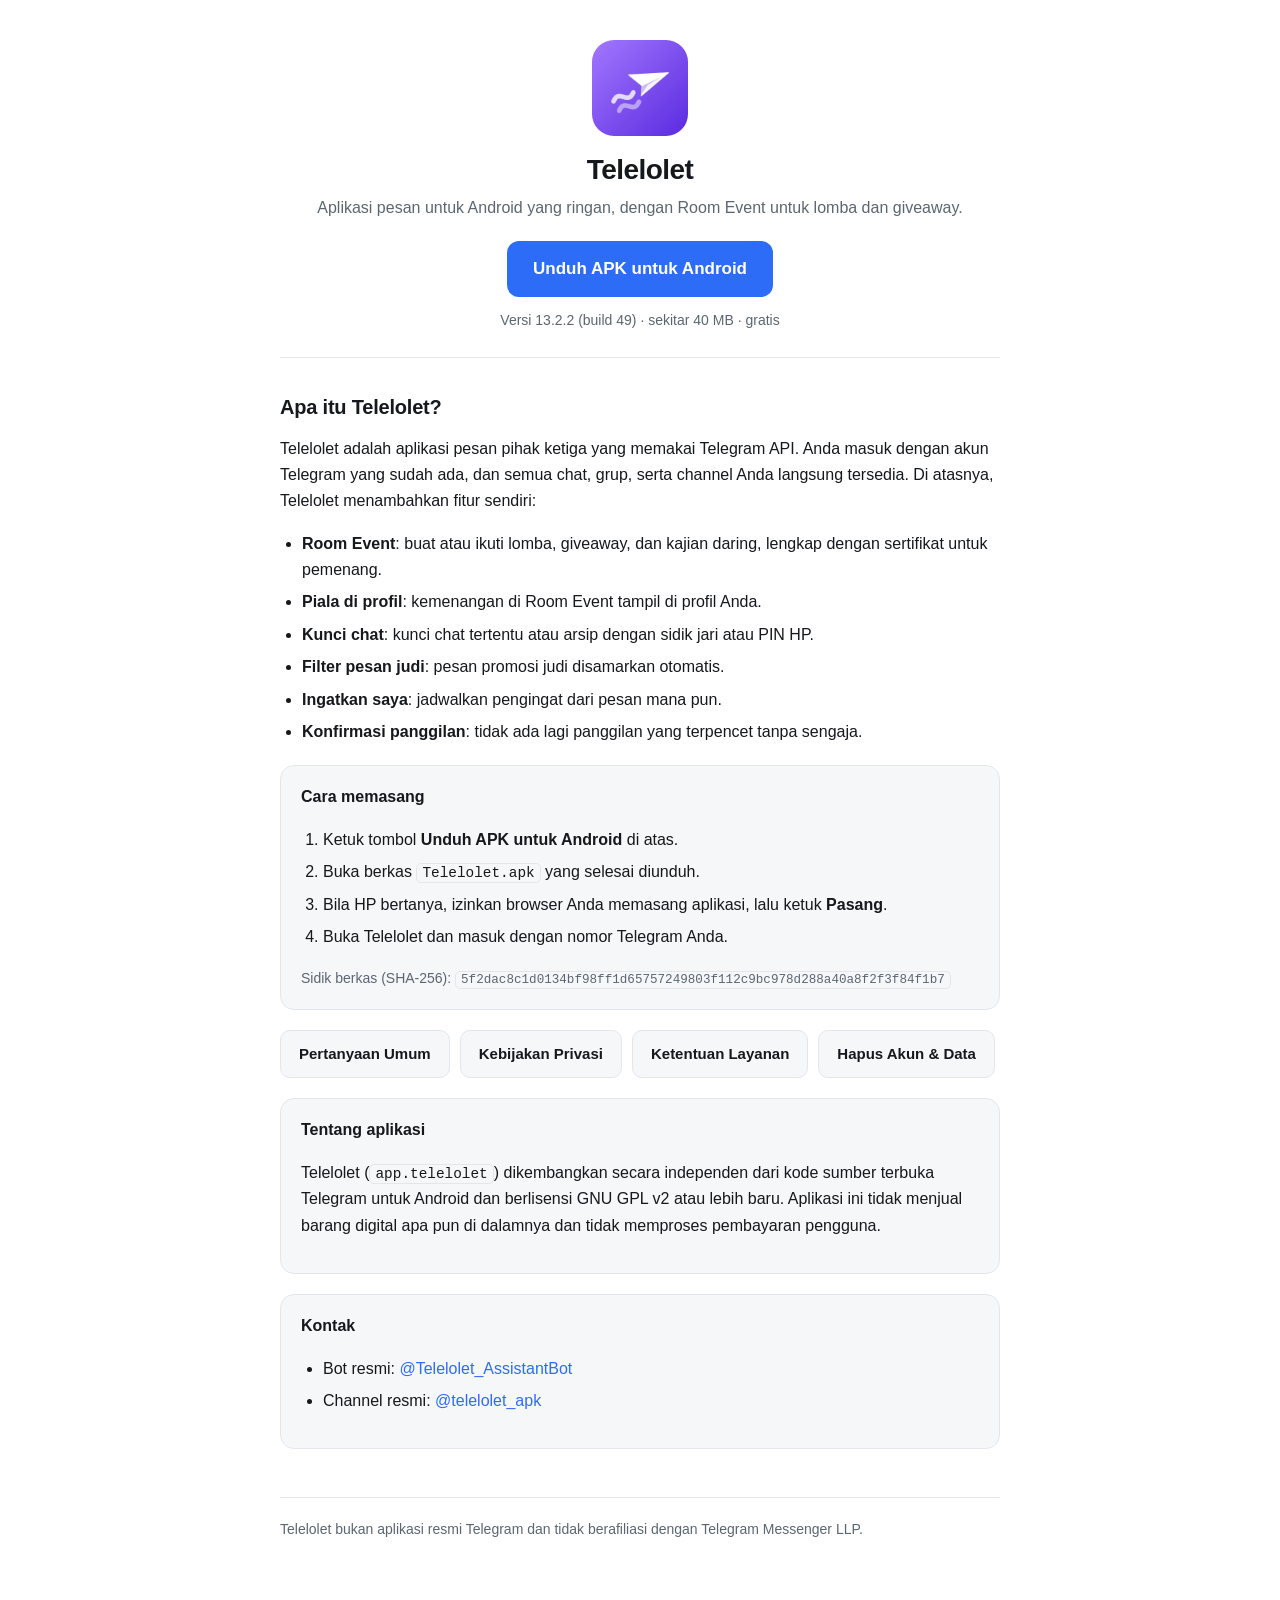
<file: index.html>
<!doctype html>
<html lang="id">
<head>
<meta charset="utf-8">
<meta name="viewport" content="width=device-width, initial-scale=1">
<title>Telelolet – Aplikasi Pesan Android | Unduh APK</title>
<meta name="description" content="Unduh Telelolet, aplikasi pesan Android pihak ketiga berbasis Telegram API dengan Room Event untuk lomba dan giveaway, piala di profil, kunci chat, dan filter pesan judi. Gratis, APK resmi.">
<link rel="canonical" href="https://ex-loii.github.io/telelolet-legal/">
<link rel="icon" href="ikon.png">
<meta property="og:type" content="website">
<meta property="og:title" content="Telelolet – Aplikasi Pesan Android">
<meta property="og:description" content="Aplikasi pesan berbasis Telegram API dengan Room Event, piala di profil, kunci chat, dan filter pesan judi. Unduh APK resmi.">
<meta property="og:url" content="https://ex-loii.github.io/telelolet-legal/">
<meta property="og:image" content="https://ex-loii.github.io/telelolet-legal/ikon.png">
<meta name="twitter:card" content="summary">
<link rel="stylesheet" href="style.css">
<script type="application/ld+json">
{
  "@context": "https://schema.org",
  "@type": "SoftwareApplication",
  "name": "Telelolet",
  "operatingSystem": "Android",
  "applicationCategory": "CommunicationApplication",
  "softwareVersion": "13.2.2 (build 49)",
  "fileSize": "40 MB",
  "inLanguage": "id",
  "description": "Aplikasi pesan Android pihak ketiga berbasis Telegram API, dengan Room Event, piala di profil, kunci chat, dan filter pesan judi.",
  "downloadUrl": "https://github.com/ex-Loii/telelolet-legal/releases/latest/download/Telelolet.apk",
  "image": "https://ex-loii.github.io/telelolet-legal/ikon.png",
  "offers": { "@type": "Offer", "price": "0", "priceCurrency": "IDR" }
}
</script>
</head>
<body>
<div class="wrap">

<header class="hero">
  <img class="ikon" src="ikon.png" width="96" height="96" alt="Ikon aplikasi Telelolet">
  <h1>Telelolet</h1>
  <p class="lede">Aplikasi pesan untuk Android yang ringan, dengan Room Event untuk lomba dan giveaway.</p>
  <a class="unduh" href="https://github.com/ex-Loii/telelolet-legal/releases/latest/download/Telelolet.apk">Unduh APK untuk Android</a>
  <p class="updated">Versi 13.2.2 (build 49) · sekitar 40 MB · gratis</p>
</header>

<h2>Apa itu Telelolet?</h2>
<p>Telelolet adalah aplikasi pesan pihak ketiga yang memakai Telegram API. Anda masuk
dengan akun Telegram yang sudah ada, dan semua chat, grup, serta channel Anda langsung
tersedia. Di atasnya, Telelolet menambahkan fitur sendiri:</p>
<ul>
  <li><strong>Room Event</strong>: buat atau ikuti lomba, giveaway, dan kajian daring, lengkap dengan sertifikat untuk pemenang.</li>
  <li><strong>Piala di profil</strong>: kemenangan di Room Event tampil di profil Anda.</li>
  <li><strong>Kunci chat</strong>: kunci chat tertentu atau arsip dengan sidik jari atau PIN HP.</li>
  <li><strong>Filter pesan judi</strong>: pesan promosi judi disamarkan otomatis.</li>
  <li><strong>Ingatkan saya</strong>: jadwalkan pengingat dari pesan mana pun.</li>
  <li><strong>Konfirmasi panggilan</strong>: tidak ada lagi panggilan yang terpencet tanpa sengaja.</li>
</ul>

<div class="card">
  <h3>Cara memasang</h3>
  <ol>
    <li>Ketuk tombol <strong>Unduh APK untuk Android</strong> di atas.</li>
    <li>Buka berkas <code>Telelolet.apk</code> yang selesai diunduh.</li>
    <li>Bila HP bertanya, izinkan browser Anda memasang aplikasi, lalu ketuk <strong>Pasang</strong>.</li>
    <li>Buka Telelolet dan masuk dengan nomor Telegram Anda.</li>
  </ol>
  <p class="updated">Sidik berkas (SHA-256): <code class="pecah">5f2dac8c1d0134bf98ff1d65757249803f112c9bc978d288a40a8f2f3f84f1b7</code></p>
</div>

<div class="nav">
  <a href="faq.html">Pertanyaan Umum</a>
  <a href="privacy.html">Kebijakan Privasi</a>
  <a href="terms.html">Ketentuan Layanan</a>
  <a href="hapus-akun.html">Hapus Akun &amp; Data</a>
</div>

<div class="card">
  <h3>Tentang aplikasi</h3>
  <p>Telelolet (<code>app.telelolet</code>) dikembangkan secara independen dari kode sumber
  terbuka Telegram untuk Android dan berlisensi GNU GPL v2 atau lebih baru. Aplikasi ini
  tidak menjual barang digital apa pun di dalamnya dan tidak memproses pembayaran pengguna.</p>
</div>

<div class="card">
  <h3>Kontak</h3>
  <ul>
    <li>Bot resmi: <a href="https://t.me/Telelolet_AssistantBot" rel="noopener">@Telelolet_AssistantBot</a></li>
    <li>Channel resmi: <a href="https://t.me/telelolet_apk" rel="noopener">@telelolet_apk</a></li>
  </ul>
</div>

<footer>
  Telelolet bukan aplikasi resmi Telegram dan tidak berafiliasi dengan
  Telegram Messenger LLP.
</footer>

</div>
</body>
</html>
</file>
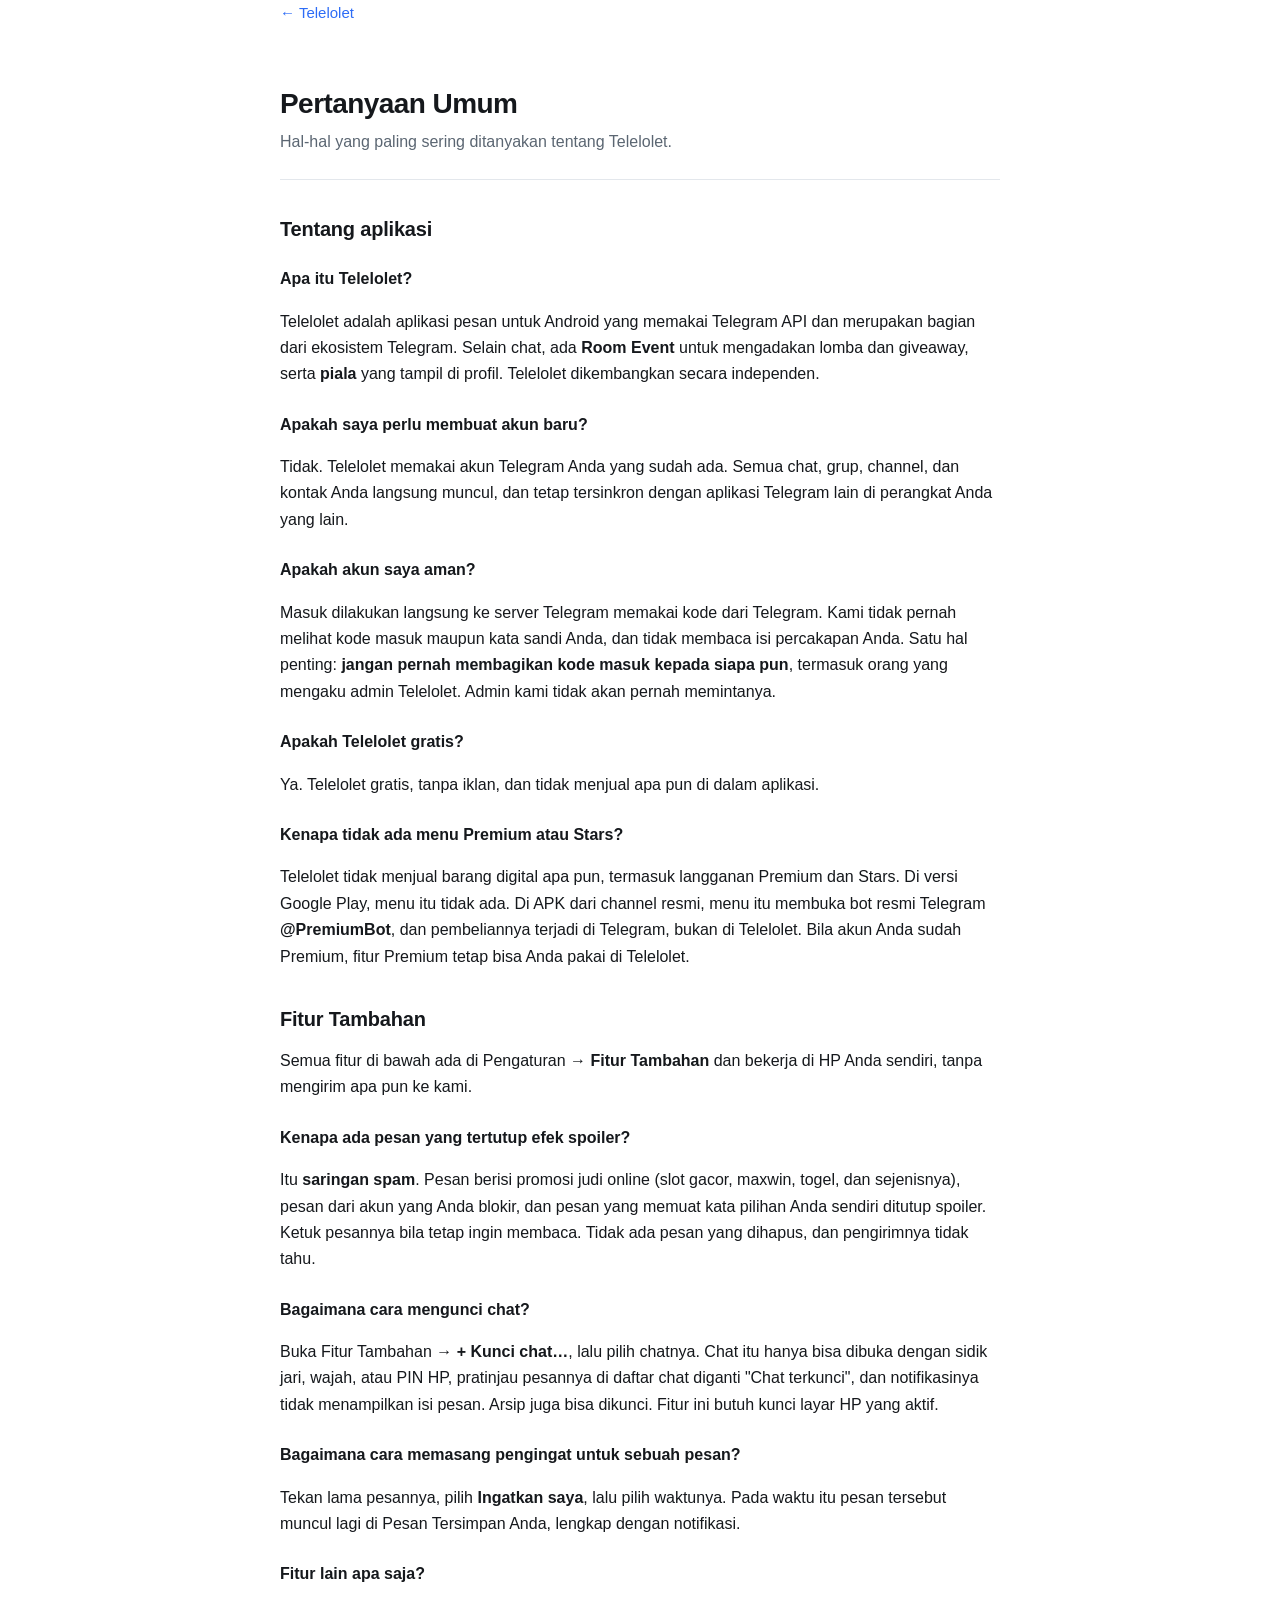
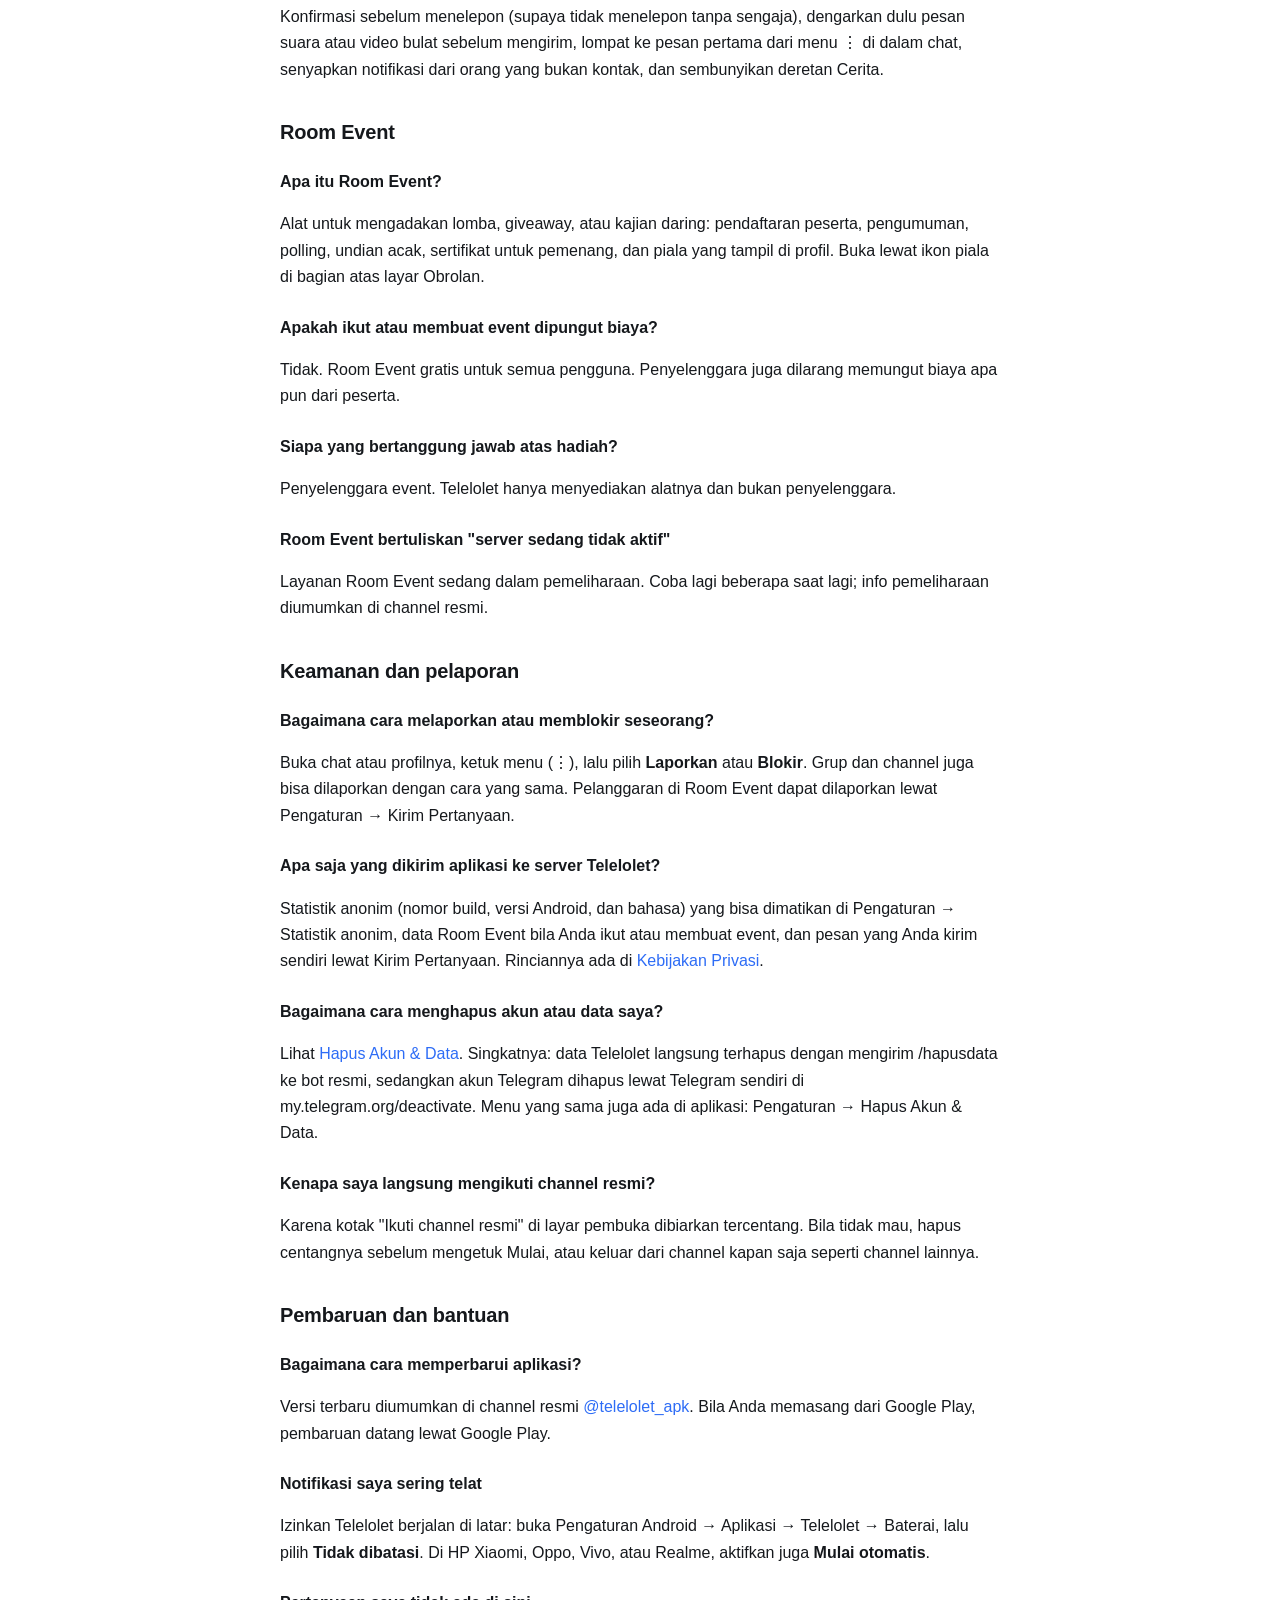
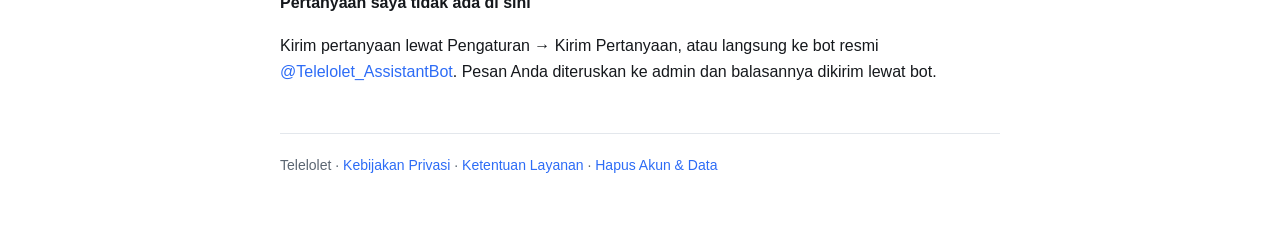
<file: faq.html>
<!doctype html>
<html lang="id">
<head>
<meta charset="utf-8">
<meta name="viewport" content="width=device-width, initial-scale=1">
<title>Pertanyaan Umum — Telelolet</title>
<meta name="description" content="Pertanyaan yang sering diajukan tentang aplikasi Telelolet untuk Android.">
<link rel="stylesheet" href="style.css">
</head>
<body>
<div class="wrap">

<a class="back" href="./">← Telelolet</a>

<header>
  <h1>Pertanyaan Umum</h1>
  <p class="lede">Hal-hal yang paling sering ditanyakan tentang Telelolet.</p>
</header>

<h2>Tentang aplikasi</h2>

<h3>Apa itu Telelolet?</h3>
<p>Telelolet adalah aplikasi pesan untuk Android yang memakai Telegram API dan merupakan
bagian dari ekosistem Telegram. Selain chat, ada <strong>Room Event</strong> untuk
mengadakan lomba dan giveaway, serta <strong>piala</strong> yang tampil di profil.
Telelolet dikembangkan secara independen.</p>

<h3>Apakah saya perlu membuat akun baru?</h3>
<p>Tidak. Telelolet memakai akun Telegram Anda yang sudah ada. Semua chat, grup,
channel, dan kontak Anda langsung muncul, dan tetap tersinkron dengan aplikasi Telegram
lain di perangkat Anda yang lain.</p>

<h3>Apakah akun saya aman?</h3>
<p>Masuk dilakukan langsung ke server Telegram memakai kode dari Telegram. Kami tidak
pernah melihat kode masuk maupun kata sandi Anda, dan tidak membaca isi percakapan Anda.
Satu hal penting: <strong>jangan pernah membagikan kode masuk kepada siapa pun</strong>,
termasuk orang yang mengaku admin Telelolet. Admin kami tidak akan pernah memintanya.</p>

<h3>Apakah Telelolet gratis?</h3>
<p>Ya. Telelolet gratis, tanpa iklan, dan tidak menjual apa pun di dalam aplikasi.</p>

<h3>Kenapa tidak ada menu Premium atau Stars?</h3>
<p>Telelolet tidak menjual barang digital apa pun, termasuk langganan Premium dan
Stars. Di versi Google Play, menu itu tidak ada. Di APK dari channel resmi, menu itu
membuka bot resmi Telegram <strong>@PremiumBot</strong>, dan pembeliannya terjadi di
Telegram, bukan di Telelolet. Bila akun Anda sudah Premium, fitur Premium tetap bisa
Anda pakai di Telelolet.</p>

<h2>Fitur Tambahan</h2>

<p>Semua fitur di bawah ada di Pengaturan → <strong>Fitur Tambahan</strong> dan
bekerja di HP Anda sendiri, tanpa mengirim apa pun ke kami.</p>

<h3>Kenapa ada pesan yang tertutup efek spoiler?</h3>
<p>Itu <strong>saringan spam</strong>. Pesan berisi promosi judi online (slot gacor,
maxwin, togel, dan sejenisnya), pesan dari akun yang Anda blokir, dan pesan yang memuat
kata pilihan Anda sendiri ditutup spoiler. Ketuk pesannya bila tetap ingin membaca.
Tidak ada pesan yang dihapus, dan pengirimnya tidak tahu.</p>

<h3>Bagaimana cara mengunci chat?</h3>
<p>Buka Fitur Tambahan → <strong>+ Kunci chat…</strong>, lalu pilih chatnya. Chat itu
hanya bisa dibuka dengan sidik jari, wajah, atau PIN HP, pratinjau pesannya di daftar
chat diganti "Chat terkunci", dan notifikasinya tidak menampilkan isi pesan. Arsip juga
bisa dikunci. Fitur ini butuh kunci layar HP yang aktif.</p>

<h3>Bagaimana cara memasang pengingat untuk sebuah pesan?</h3>
<p>Tekan lama pesannya, pilih <strong>Ingatkan saya</strong>, lalu pilih waktunya.
Pada waktu itu pesan tersebut muncul lagi di Pesan Tersimpan Anda, lengkap dengan
notifikasi.</p>

<h3>Fitur lain apa saja?</h3>
<p>Konfirmasi sebelum menelepon (supaya tidak menelepon tanpa sengaja), dengarkan dulu
pesan suara atau video bulat sebelum mengirim, lompat ke pesan pertama dari menu ⋮
di dalam chat, senyapkan notifikasi dari orang yang bukan kontak, dan sembunyikan
deretan Cerita.</p>

<h2>Room Event</h2>

<h3>Apa itu Room Event?</h3>
<p>Alat untuk mengadakan lomba, giveaway, atau kajian daring: pendaftaran peserta,
pengumuman, polling, undian acak, sertifikat untuk pemenang, dan piala yang tampil di
profil. Buka lewat ikon piala di bagian atas layar Obrolan.</p>

<h3>Apakah ikut atau membuat event dipungut biaya?</h3>
<p>Tidak. Room Event gratis untuk semua pengguna. Penyelenggara juga dilarang memungut
biaya apa pun dari peserta.</p>

<h3>Siapa yang bertanggung jawab atas hadiah?</h3>
<p>Penyelenggara event. Telelolet hanya menyediakan alatnya dan bukan penyelenggara.</p>

<h3>Room Event bertuliskan "server sedang tidak aktif"</h3>
<p>Layanan Room Event sedang dalam pemeliharaan. Coba lagi beberapa saat lagi; info
pemeliharaan diumumkan di channel resmi.</p>

<h2>Keamanan dan pelaporan</h2>

<h3>Bagaimana cara melaporkan atau memblokir seseorang?</h3>
<p>Buka chat atau profilnya, ketuk menu (⋮), lalu pilih <strong>Laporkan</strong> atau
<strong>Blokir</strong>. Grup dan channel juga bisa dilaporkan dengan cara yang sama.
Pelanggaran di Room Event dapat dilaporkan lewat Pengaturan → Kirim Pertanyaan.</p>

<h3>Apa saja yang dikirim aplikasi ke server Telelolet?</h3>
<p>Statistik anonim (nomor build, versi Android, dan bahasa) yang bisa dimatikan di
Pengaturan → Statistik anonim, data Room Event bila Anda ikut atau membuat event, dan
pesan yang Anda kirim sendiri lewat Kirim Pertanyaan. Rinciannya ada di
<a href="privacy.html">Kebijakan Privasi</a>.</p>

<h3>Bagaimana cara menghapus akun atau data saya?</h3>
<p>Lihat <a href="hapus-akun.html">Hapus Akun &amp; Data</a>. Singkatnya: data Telelolet
langsung terhapus dengan mengirim /hapusdata ke bot resmi, sedangkan akun Telegram dihapus lewat
Telegram sendiri di my.telegram.org/deactivate. Menu yang sama juga ada di aplikasi:
Pengaturan → Hapus Akun &amp; Data.</p>

<h3>Kenapa saya langsung mengikuti channel resmi?</h3>
<p>Karena kotak "Ikuti channel resmi" di layar pembuka dibiarkan tercentang. Bila
tidak mau, hapus centangnya sebelum mengetuk Mulai, atau keluar dari channel kapan
saja seperti channel lainnya.</p>

<h2>Pembaruan dan bantuan</h2>

<h3>Bagaimana cara memperbarui aplikasi?</h3>
<p>Versi terbaru diumumkan di channel resmi
<a href="https://t.me/telelolet_apk" rel="noopener">@telelolet_apk</a>. Bila Anda
memasang dari Google Play, pembaruan datang lewat Google Play.</p>

<h3>Notifikasi saya sering telat</h3>
<p>Izinkan Telelolet berjalan di latar: buka Pengaturan Android → Aplikasi → Telelolet →
Baterai, lalu pilih <strong>Tidak dibatasi</strong>. Di HP Xiaomi, Oppo, Vivo, atau
Realme, aktifkan juga <strong>Mulai otomatis</strong>.</p>

<h3>Pertanyaan saya tidak ada di sini</h3>
<p>Kirim pertanyaan lewat Pengaturan → Kirim Pertanyaan, atau langsung ke bot resmi
<a href="https://t.me/Telelolet_AssistantBot" rel="noopener">@Telelolet_AssistantBot</a>.
Pesan Anda diteruskan ke admin dan balasannya dikirim lewat bot.</p>

<footer>
  Telelolet · <a href="privacy.html">Kebijakan Privasi</a> ·
  <a href="terms.html">Ketentuan Layanan</a> · <a href="hapus-akun.html">Hapus Akun &amp; Data</a>
</footer>

</div>
</body>
</html>
</file>
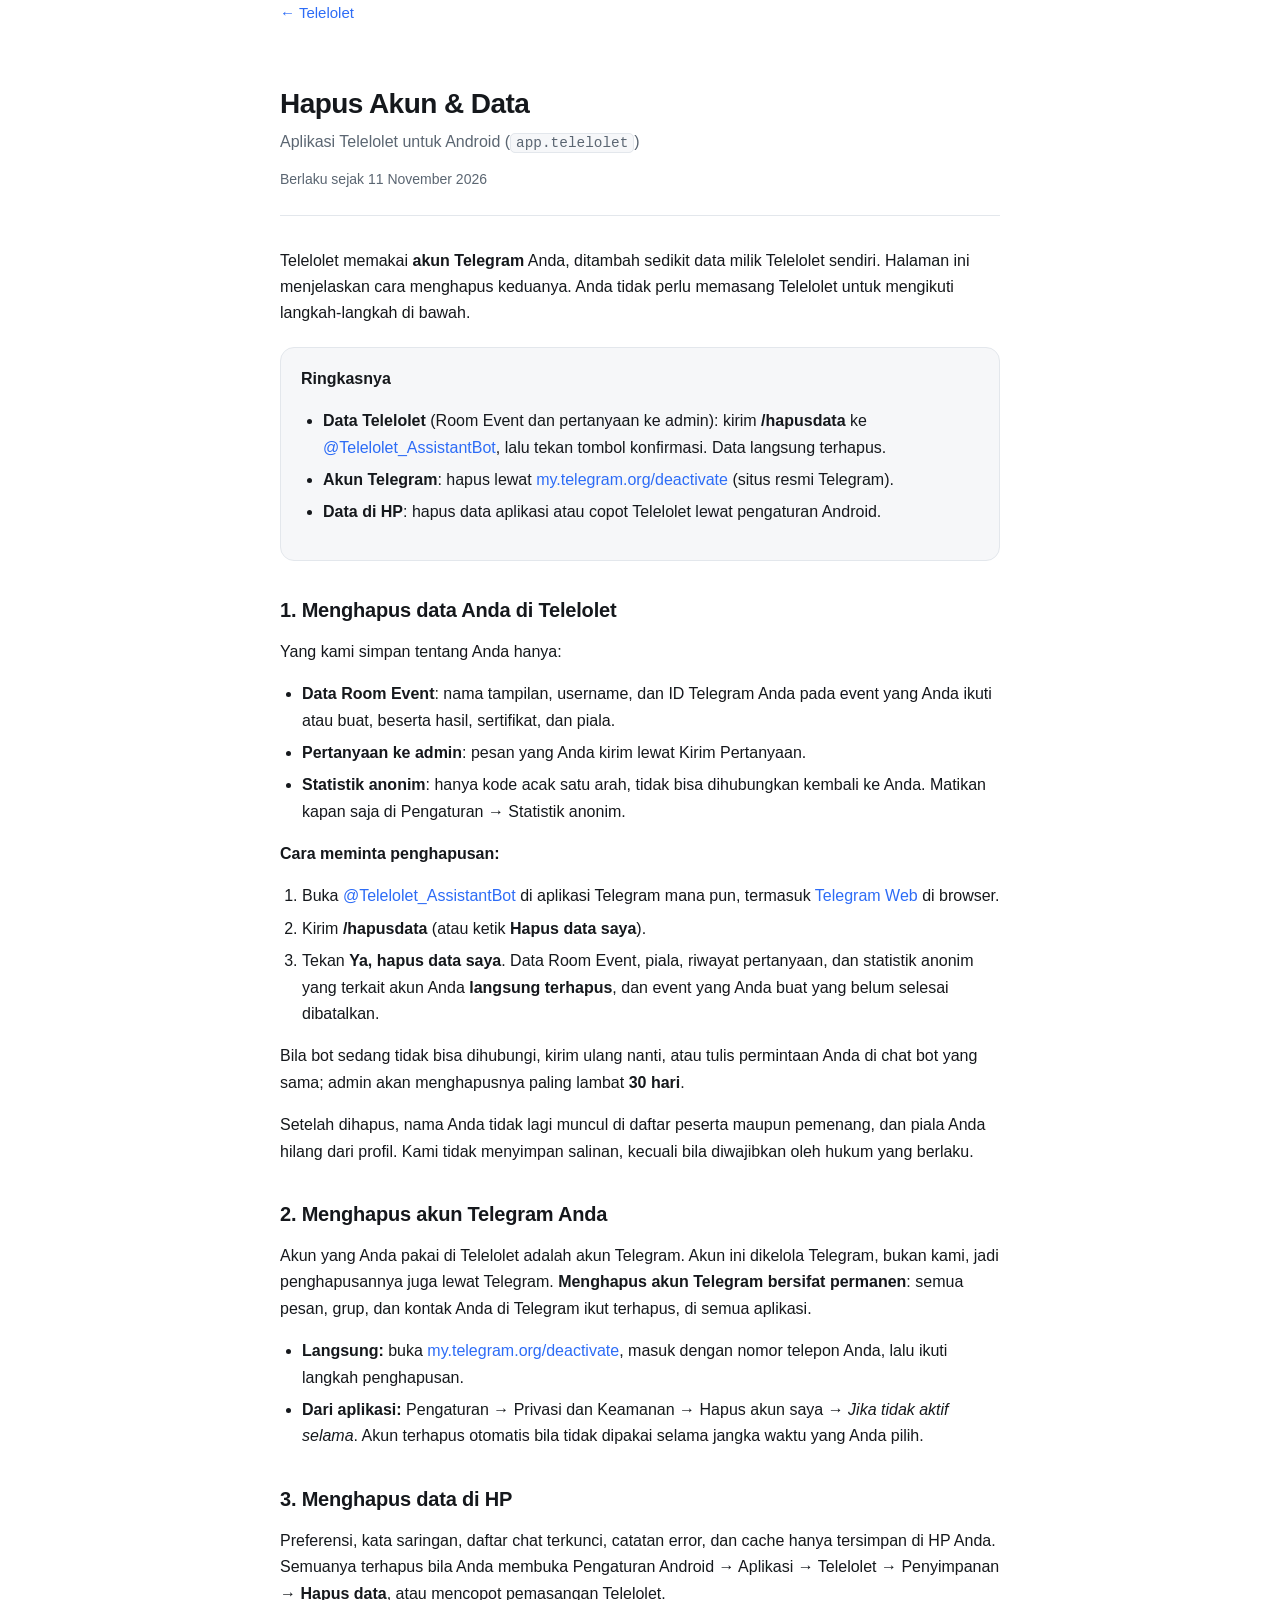
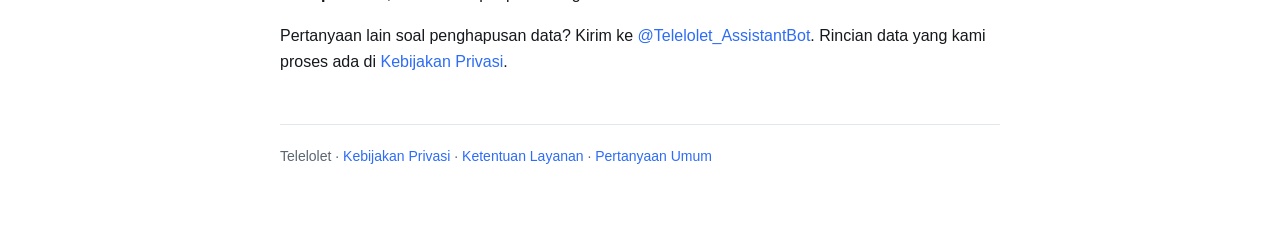
<file: hapus-akun.html>
<!doctype html>
<html lang="id">
<head>
<meta charset="utf-8">
<meta name="viewport" content="width=device-width, initial-scale=1">
<title>Hapus Akun &amp; Data — Telelolet</title>
<meta name="description" content="Cara menghapus akun dan data Anda di aplikasi Telelolet untuk Android.">
<link rel="stylesheet" href="style.css">
</head>
<body>
<div class="wrap">

<a class="back" href="./">← Telelolet</a>

<header>
  <h1>Hapus Akun &amp; Data</h1>
  <p class="lede">Aplikasi Telelolet untuk Android (<code>app.telelolet</code>)</p>
  <p class="updated">Berlaku sejak 11 November 2026</p>
</header>

<p>Telelolet memakai <strong>akun Telegram</strong> Anda, ditambah sedikit data milik
Telelolet sendiri. Halaman ini menjelaskan cara menghapus keduanya. Anda tidak perlu
memasang Telelolet untuk mengikuti langkah-langkah di bawah.</p>

<div class="card">
  <h3>Ringkasnya</h3>
  <ul>
    <li><strong>Data Telelolet</strong> (Room Event dan pertanyaan ke admin): kirim
        <strong>/hapusdata</strong> ke
        <a href="https://t.me/Telelolet_AssistantBot" rel="noopener">@Telelolet_AssistantBot</a>,
        lalu tekan tombol konfirmasi. Data langsung terhapus.</li>
    <li><strong>Akun Telegram</strong>: hapus lewat
        <a href="https://my.telegram.org/deactivate" rel="noopener">my.telegram.org/deactivate</a>
        (situs resmi Telegram).</li>
    <li><strong>Data di HP</strong>: hapus data aplikasi atau copot Telelolet lewat pengaturan Android.</li>
  </ul>
</div>

<h2 id="data-telelolet">1. Menghapus data Anda di Telelolet</h2>
<p>Yang kami simpan tentang Anda hanya:</p>
<ul>
  <li><strong>Data Room Event</strong>: nama tampilan, username, dan ID Telegram Anda pada
      event yang Anda ikuti atau buat, beserta hasil, sertifikat, dan piala.</li>
  <li><strong>Pertanyaan ke admin</strong>: pesan yang Anda kirim lewat Kirim Pertanyaan.</li>
  <li><strong>Statistik anonim</strong>: hanya kode acak satu arah, tidak bisa dihubungkan
      kembali ke Anda. Matikan kapan saja di Pengaturan → Statistik anonim.</li>
</ul>

<p><strong>Cara meminta penghapusan:</strong></p>
<ol>
  <li>Buka <a href="https://t.me/Telelolet_AssistantBot" rel="noopener">@Telelolet_AssistantBot</a>
      di aplikasi Telegram mana pun, termasuk
      <a href="https://web.telegram.org" rel="noopener">Telegram Web</a> di browser.</li>
  <li>Kirim <strong>/hapusdata</strong> (atau ketik <strong>Hapus data saya</strong>).</li>
  <li>Tekan <strong>Ya, hapus data saya</strong>. Data Room Event, piala, riwayat pertanyaan,
      dan statistik anonim yang terkait akun Anda <strong>langsung terhapus</strong>, dan
      event yang Anda buat yang belum selesai dibatalkan.</li>
</ol>
<p>Bila bot sedang tidak bisa dihubungi, kirim ulang nanti, atau tulis permintaan Anda di
chat bot yang sama; admin akan menghapusnya paling lambat <strong>30 hari</strong>.</p>
<p>Setelah dihapus, nama Anda tidak lagi muncul di daftar peserta maupun pemenang, dan
piala Anda hilang dari profil. Kami tidak menyimpan salinan, kecuali bila diwajibkan
oleh hukum yang berlaku.</p>

<h2 id="akun-telegram">2. Menghapus akun Telegram Anda</h2>
<p>Akun yang Anda pakai di Telelolet adalah akun Telegram. Akun ini dikelola Telegram,
bukan kami, jadi penghapusannya juga lewat Telegram. <strong>Menghapus akun Telegram
bersifat permanen</strong>: semua pesan, grup, dan kontak Anda di Telegram ikut terhapus,
di semua aplikasi.</p>
<ul>
  <li><strong>Langsung:</strong> buka
      <a href="https://my.telegram.org/deactivate" rel="noopener">my.telegram.org/deactivate</a>,
      masuk dengan nomor telepon Anda, lalu ikuti langkah penghapusan.</li>
  <li><strong>Dari aplikasi:</strong> Pengaturan → Privasi dan Keamanan → Hapus akun saya →
      <em>Jika tidak aktif selama</em>. Akun terhapus otomatis bila tidak dipakai selama
      jangka waktu yang Anda pilih.</li>
</ul>

<h2 id="data-perangkat">3. Menghapus data di HP</h2>
<p>Preferensi, kata saringan, daftar chat terkunci, catatan error, dan cache hanya
tersimpan di HP Anda. Semuanya terhapus bila Anda membuka Pengaturan Android →
Aplikasi → Telelolet → Penyimpanan → <strong>Hapus data</strong>, atau mencopot
pemasangan Telelolet.</p>

<p>Pertanyaan lain soal penghapusan data? Kirim ke
<a href="https://t.me/Telelolet_AssistantBot" rel="noopener">@Telelolet_AssistantBot</a>.
Rincian data yang kami proses ada di <a href="privacy.html">Kebijakan Privasi</a>.</p>

<footer>
  Telelolet · <a href="privacy.html">Kebijakan Privasi</a> ·
  <a href="terms.html">Ketentuan Layanan</a> · <a href="faq.html">Pertanyaan Umum</a>
</footer>

</div>
</body>
</html>
</file>
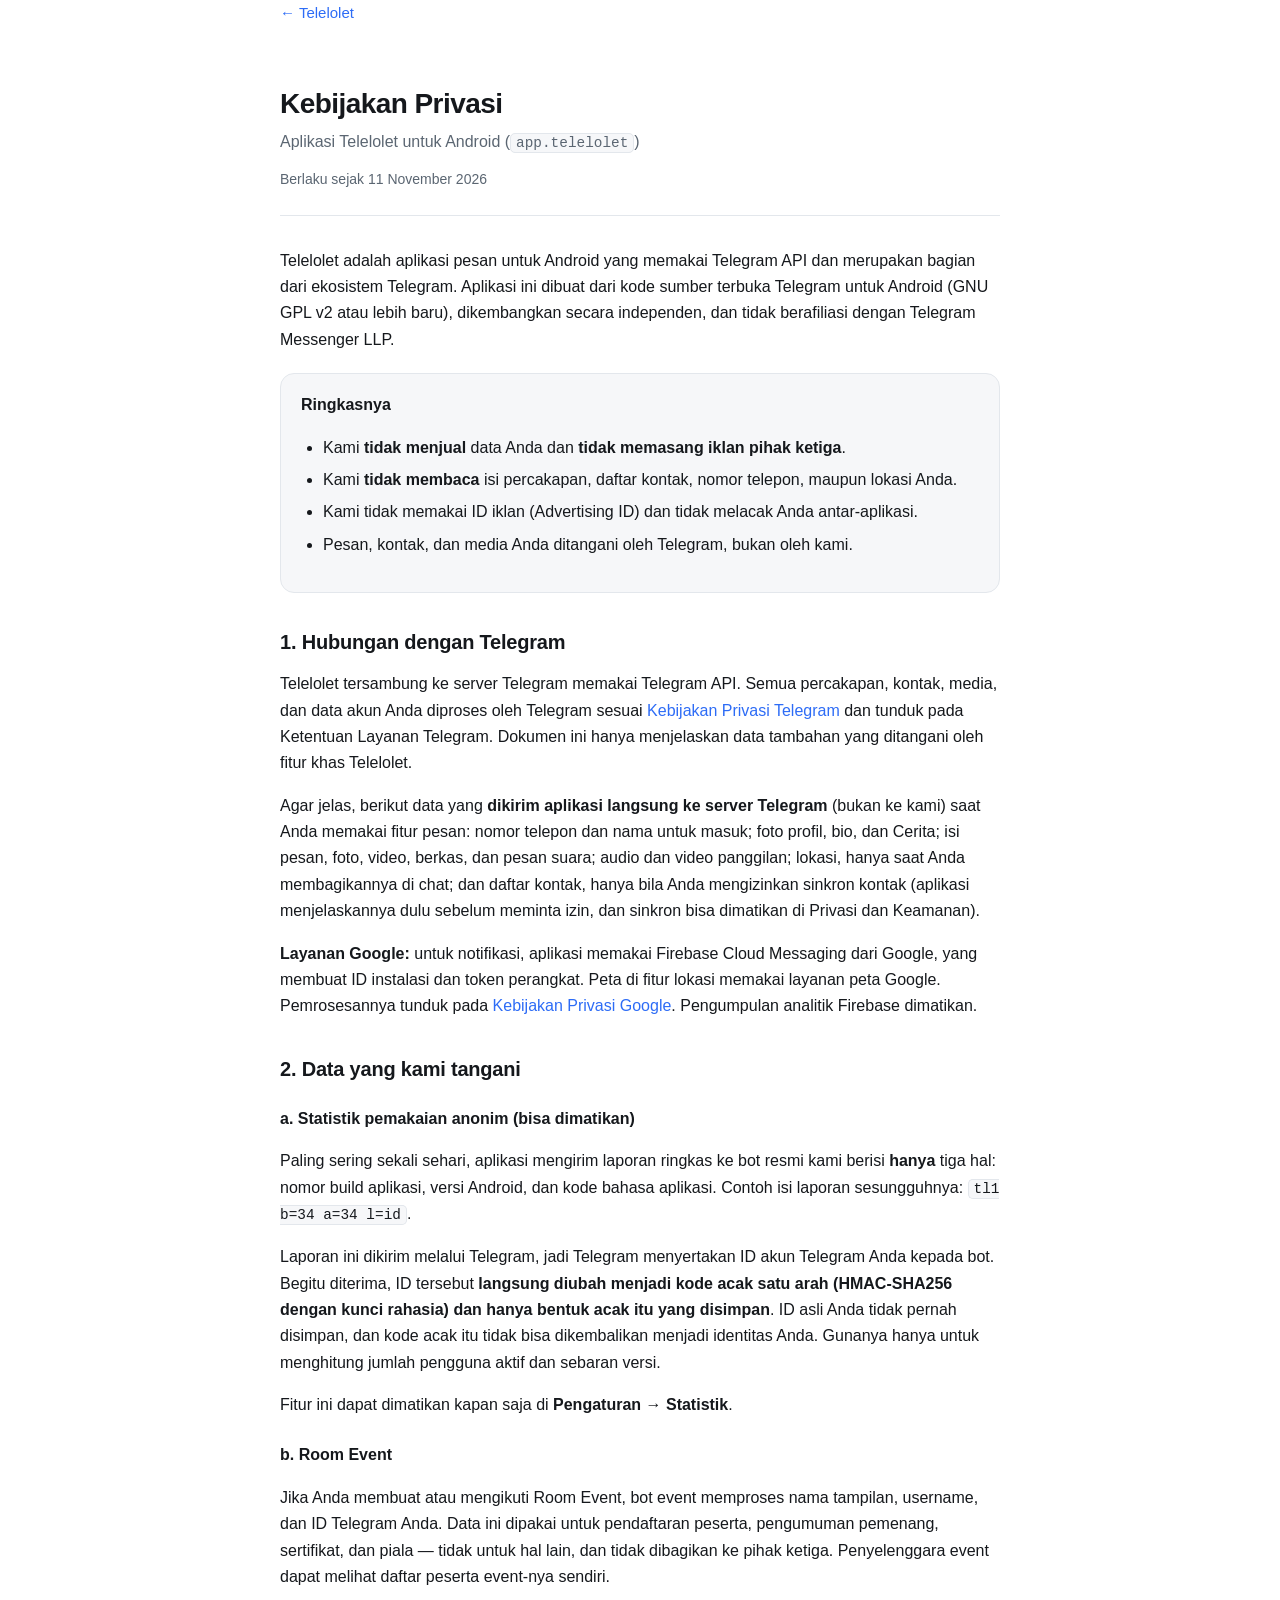
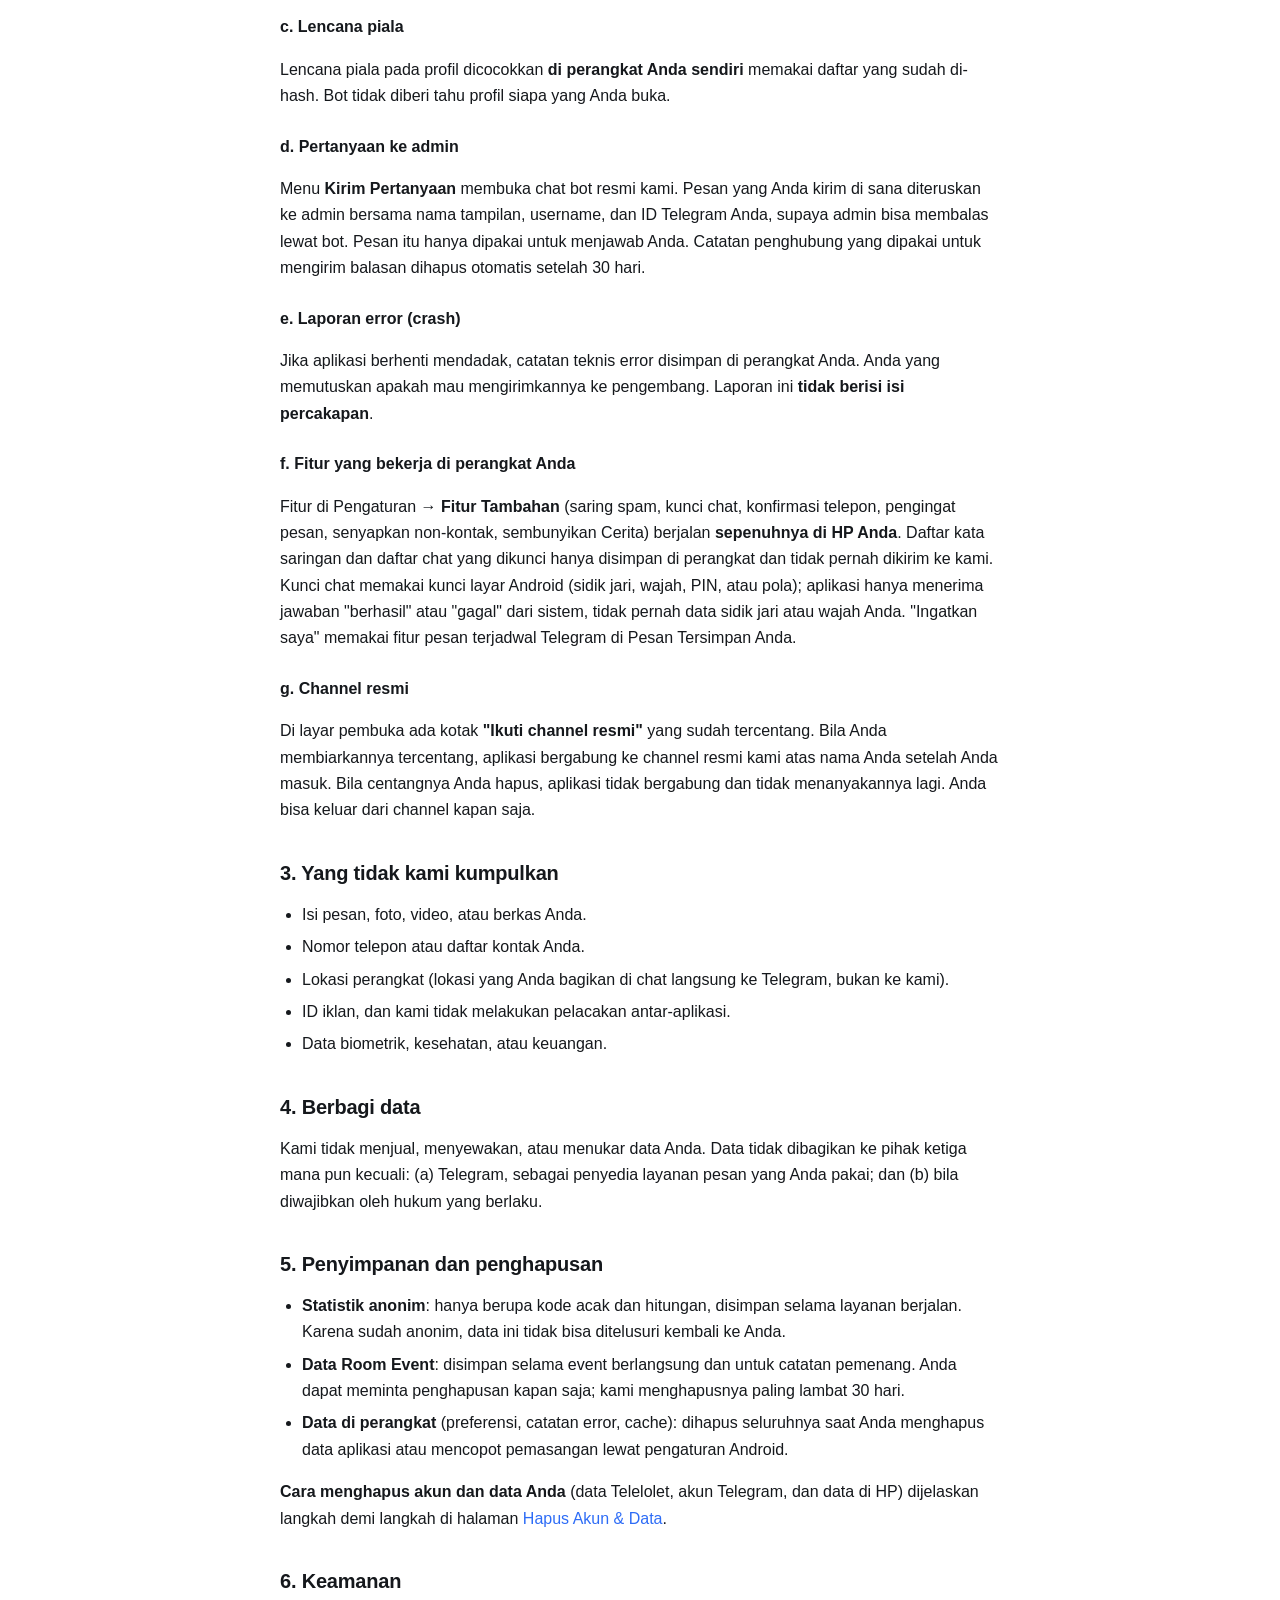
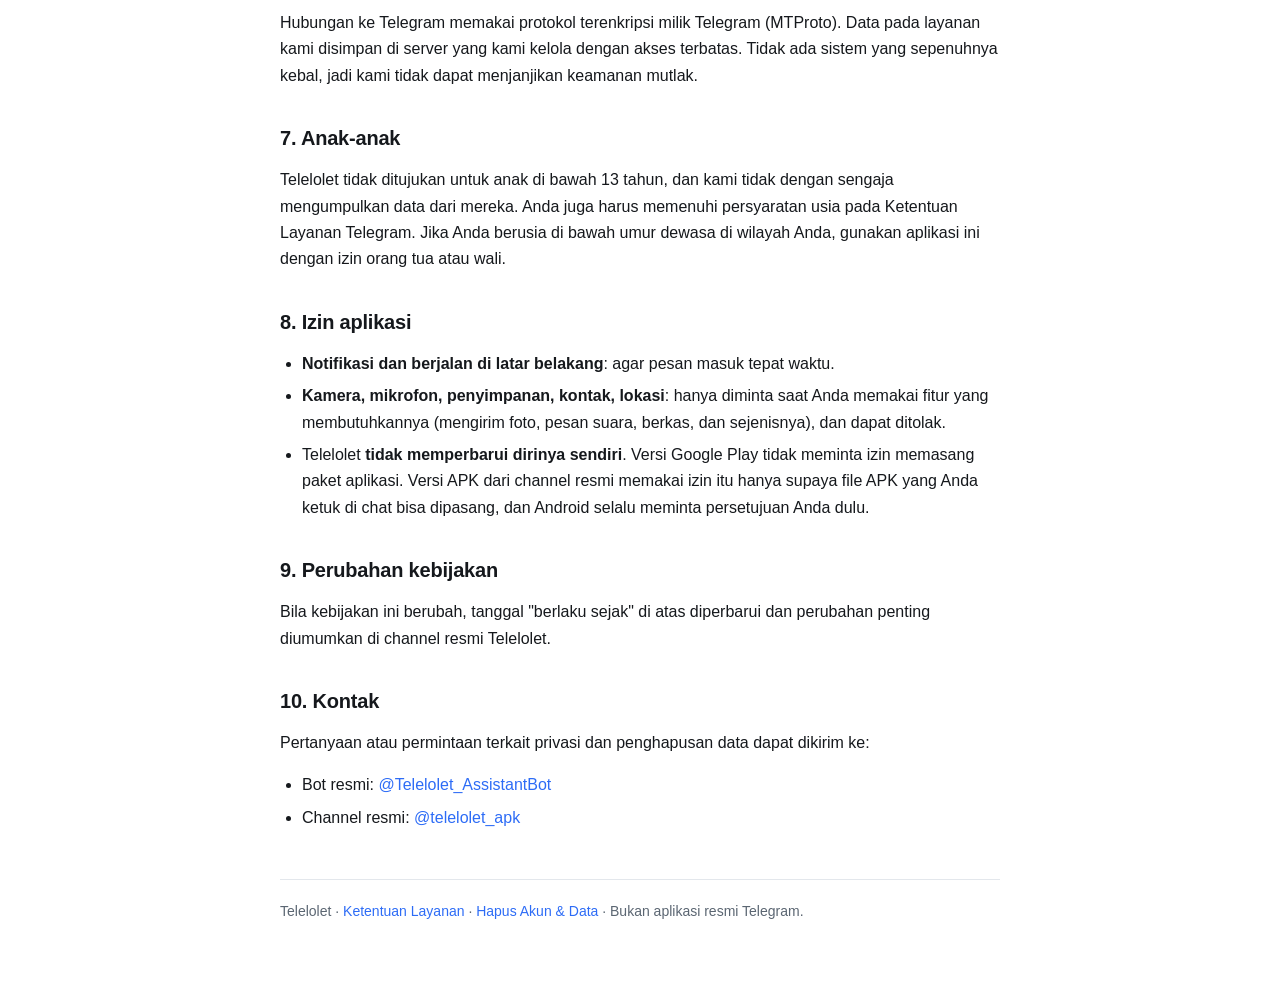
<file: privacy.html>
<!doctype html>
<html lang="id">
<head>
<meta charset="utf-8">
<meta name="viewport" content="width=device-width, initial-scale=1">
<title>Kebijakan Privasi — Telelolet</title>
<meta name="description" content="Kebijakan Privasi aplikasi Telelolet untuk Android.">
<link rel="stylesheet" href="style.css">
</head>
<body>
<div class="wrap">

<a class="back" href="./">← Telelolet</a>

<header>
  <h1>Kebijakan Privasi</h1>
  <p class="lede">Aplikasi Telelolet untuk Android (<code>app.telelolet</code>)</p>
  <p class="updated">Berlaku sejak 11 November 2026</p>
</header>

<p>Telelolet adalah aplikasi pesan untuk Android yang memakai Telegram API dan
merupakan bagian dari ekosistem Telegram. Aplikasi ini dibuat dari kode sumber terbuka
Telegram untuk Android (GNU GPL v2 atau lebih baru), dikembangkan secara independen,
dan tidak berafiliasi dengan Telegram Messenger LLP.</p>

<div class="card">
  <h3>Ringkasnya</h3>
  <ul>
    <li>Kami <strong>tidak menjual</strong> data Anda dan <strong>tidak memasang iklan pihak ketiga</strong>.</li>
    <li>Kami <strong>tidak membaca</strong> isi percakapan, daftar kontak, nomor telepon, maupun lokasi Anda.</li>
    <li>Kami tidak memakai ID iklan (Advertising ID) dan tidak melacak Anda antar-aplikasi.</li>
    <li>Pesan, kontak, dan media Anda ditangani oleh Telegram, bukan oleh kami.</li>
  </ul>
</div>

<h2>1. Hubungan dengan Telegram</h2>
<p>Telelolet tersambung ke server Telegram memakai Telegram API. Semua percakapan,
kontak, media, dan data akun Anda diproses oleh Telegram sesuai
<a href="https://telegram.org/privacy" rel="noopener">Kebijakan Privasi Telegram</a>
dan tunduk pada Ketentuan Layanan Telegram. Dokumen ini hanya menjelaskan data
tambahan yang ditangani oleh fitur khas Telelolet.</p>
<p>Agar jelas, berikut data yang <strong>dikirim aplikasi langsung ke server Telegram</strong>
(bukan ke kami) saat Anda memakai fitur pesan: nomor telepon dan nama untuk masuk; foto
profil, bio, dan Cerita; isi pesan, foto, video, berkas, dan pesan suara; audio dan
video panggilan; lokasi, hanya saat Anda membagikannya di chat; dan daftar kontak, hanya
bila Anda mengizinkan sinkron kontak (aplikasi menjelaskannya dulu sebelum meminta izin,
dan sinkron bisa dimatikan di Privasi dan Keamanan).</p>
<p><strong>Layanan Google:</strong> untuk notifikasi, aplikasi memakai Firebase Cloud
Messaging dari Google, yang membuat ID instalasi dan token perangkat. Peta di fitur
lokasi memakai layanan peta Google. Pemrosesannya tunduk pada
<a href="https://policies.google.com/privacy" rel="noopener">Kebijakan Privasi Google</a>.
Pengumpulan analitik Firebase dimatikan.</p>

<h2>2. Data yang kami tangani</h2>

<h3>a. Statistik pemakaian anonim (bisa dimatikan)</h3>
<p>Paling sering sekali sehari, aplikasi mengirim laporan ringkas ke bot resmi kami
berisi <strong>hanya</strong> tiga hal: nomor build aplikasi, versi Android, dan kode
bahasa aplikasi. Contoh isi laporan sesungguhnya: <code>tl1 b=34 a=34 l=id</code>.</p>
<p>Laporan ini dikirim melalui Telegram, jadi Telegram menyertakan ID akun Telegram
Anda kepada bot. Begitu diterima, ID tersebut <strong>langsung diubah menjadi kode acak
satu arah (HMAC-SHA256 dengan kunci rahasia) dan hanya bentuk acak itu yang
disimpan</strong>. ID asli Anda tidak pernah disimpan, dan kode acak itu tidak bisa
dikembalikan menjadi identitas Anda. Gunanya hanya untuk menghitung jumlah pengguna
aktif dan sebaran versi.</p>
<p>Fitur ini dapat dimatikan kapan saja di <strong>Pengaturan → Statistik</strong>.</p>

<h3>b. Room Event</h3>
<p>Jika Anda membuat atau mengikuti Room Event, bot event memproses nama tampilan,
username, dan ID Telegram Anda. Data ini dipakai untuk pendaftaran peserta,
pengumuman pemenang, sertifikat, dan piala — tidak untuk hal lain, dan tidak
dibagikan ke pihak ketiga. Penyelenggara event dapat melihat daftar peserta
event-nya sendiri.</p>

<h3>c. Lencana piala</h3>
<p>Lencana piala pada profil dicocokkan <strong>di perangkat Anda sendiri</strong> memakai
daftar yang sudah di-hash. Bot tidak diberi tahu profil siapa yang Anda buka.</p>

<h3>d. Pertanyaan ke admin</h3>
<p>Menu <strong>Kirim Pertanyaan</strong> membuka chat bot resmi kami. Pesan yang Anda
kirim di sana diteruskan ke admin bersama nama tampilan, username, dan ID Telegram
Anda, supaya admin bisa membalas lewat bot. Pesan itu hanya dipakai untuk menjawab
Anda. Catatan penghubung yang dipakai untuk mengirim balasan dihapus otomatis setelah
30 hari.</p>

<h3>e. Laporan error (crash)</h3>
<p>Jika aplikasi berhenti mendadak, catatan teknis error disimpan di perangkat Anda.
Anda yang memutuskan apakah mau mengirimkannya ke pengembang. Laporan ini
<strong>tidak berisi isi percakapan</strong>.</p>

<h3>f. Fitur yang bekerja di perangkat Anda</h3>
<p>Fitur di Pengaturan → <strong>Fitur Tambahan</strong> (saring spam, kunci chat,
konfirmasi telepon, pengingat pesan, senyapkan non-kontak, sembunyikan Cerita) berjalan
<strong>sepenuhnya di HP Anda</strong>. Daftar kata saringan dan daftar chat yang dikunci
hanya disimpan di perangkat dan tidak pernah dikirim ke kami. Kunci chat memakai kunci
layar Android (sidik jari, wajah, PIN, atau pola); aplikasi hanya menerima jawaban
"berhasil" atau "gagal" dari sistem, tidak pernah data sidik jari atau wajah Anda.
"Ingatkan saya" memakai fitur pesan terjadwal Telegram di Pesan Tersimpan Anda.</p>

<h3>g. Channel resmi</h3>
<p>Di layar pembuka ada kotak <strong>"Ikuti channel resmi"</strong> yang sudah
tercentang. Bila Anda membiarkannya tercentang, aplikasi bergabung ke channel resmi
kami atas nama Anda setelah Anda masuk. Bila centangnya Anda hapus, aplikasi tidak
bergabung dan tidak menanyakannya lagi. Anda bisa keluar dari channel kapan saja.</p>

<h2>3. Yang tidak kami kumpulkan</h2>
<ul>
  <li>Isi pesan, foto, video, atau berkas Anda.</li>
  <li>Nomor telepon atau daftar kontak Anda.</li>
  <li>Lokasi perangkat (lokasi yang Anda bagikan di chat langsung ke Telegram, bukan ke kami).</li>
  <li>ID iklan, dan kami tidak melakukan pelacakan antar-aplikasi.</li>
  <li>Data biometrik, kesehatan, atau keuangan.</li>
</ul>

<h2>4. Berbagi data</h2>
<p>Kami tidak menjual, menyewakan, atau menukar data Anda. Data tidak dibagikan ke
pihak ketiga mana pun kecuali: (a) Telegram, sebagai penyedia layanan pesan yang
Anda pakai; dan (b) bila diwajibkan oleh hukum yang berlaku.</p>

<h2>5. Penyimpanan dan penghapusan</h2>
<ul>
  <li><strong>Statistik anonim</strong>: hanya berupa kode acak dan hitungan, disimpan selama
      layanan berjalan. Karena sudah anonim, data ini tidak bisa ditelusuri kembali ke Anda.</li>
  <li><strong>Data Room Event</strong>: disimpan selama event berlangsung dan untuk catatan
      pemenang. Anda dapat meminta penghapusan kapan saja; kami menghapusnya paling lambat
      30 hari.</li>
  <li><strong>Data di perangkat</strong> (preferensi, catatan error, cache): dihapus seluruhnya
      saat Anda menghapus data aplikasi atau mencopot pemasangan lewat pengaturan Android.</li>
</ul>

<p id="hapus"><strong>Cara menghapus akun dan data Anda</strong> (data Telelolet, akun
Telegram, dan data di HP) dijelaskan langkah demi langkah di halaman
<a href="hapus-akun.html">Hapus Akun &amp; Data</a>.</p>

<h2>6. Keamanan</h2>
<p>Hubungan ke Telegram memakai protokol terenkripsi milik Telegram (MTProto). Data
pada layanan kami disimpan di server yang kami kelola dengan akses terbatas. Tidak ada
sistem yang sepenuhnya kebal, jadi kami tidak dapat menjanjikan keamanan mutlak.</p>

<h2>7. Anak-anak</h2>
<p>Telelolet tidak ditujukan untuk anak di bawah 13 tahun, dan kami tidak dengan
sengaja mengumpulkan data dari mereka. Anda juga harus memenuhi persyaratan usia
pada Ketentuan Layanan Telegram. Jika Anda berusia di bawah umur dewasa di wilayah
Anda, gunakan aplikasi ini dengan izin orang tua atau wali.</p>

<h2>8. Izin aplikasi</h2>
<ul>
  <li><strong>Notifikasi dan berjalan di latar belakang</strong>: agar pesan masuk tepat waktu.</li>
  <li><strong>Kamera, mikrofon, penyimpanan, kontak, lokasi</strong>: hanya diminta saat Anda
      memakai fitur yang membutuhkannya (mengirim foto, pesan suara, berkas, dan sejenisnya),
      dan dapat ditolak.</li>
  <li>Telelolet <strong>tidak memperbarui dirinya sendiri</strong>. Versi Google Play
      tidak meminta izin memasang paket aplikasi. Versi APK dari channel resmi memakai
      izin itu hanya supaya file APK yang Anda ketuk di chat bisa dipasang, dan Android
      selalu meminta persetujuan Anda dulu.</li>
</ul>

<h2>9. Perubahan kebijakan</h2>
<p>Bila kebijakan ini berubah, tanggal "berlaku sejak" di atas diperbarui dan
perubahan penting diumumkan di channel resmi Telelolet.</p>

<h2>10. Kontak</h2>
<p>Pertanyaan atau permintaan terkait privasi dan penghapusan data dapat dikirim ke:</p>
<ul>
  <li>Bot resmi: <a href="https://t.me/Telelolet_AssistantBot" rel="noopener">@Telelolet_AssistantBot</a></li>
  <li>Channel resmi: <a href="https://t.me/telelolet_apk" rel="noopener">@telelolet_apk</a></li>
</ul>

<footer>
  Telelolet · <a href="terms.html">Ketentuan Layanan</a> ·
  <a href="hapus-akun.html">Hapus Akun &amp; Data</a> · Bukan aplikasi resmi Telegram.
</footer>

</div>
</body>
</html>
</file>
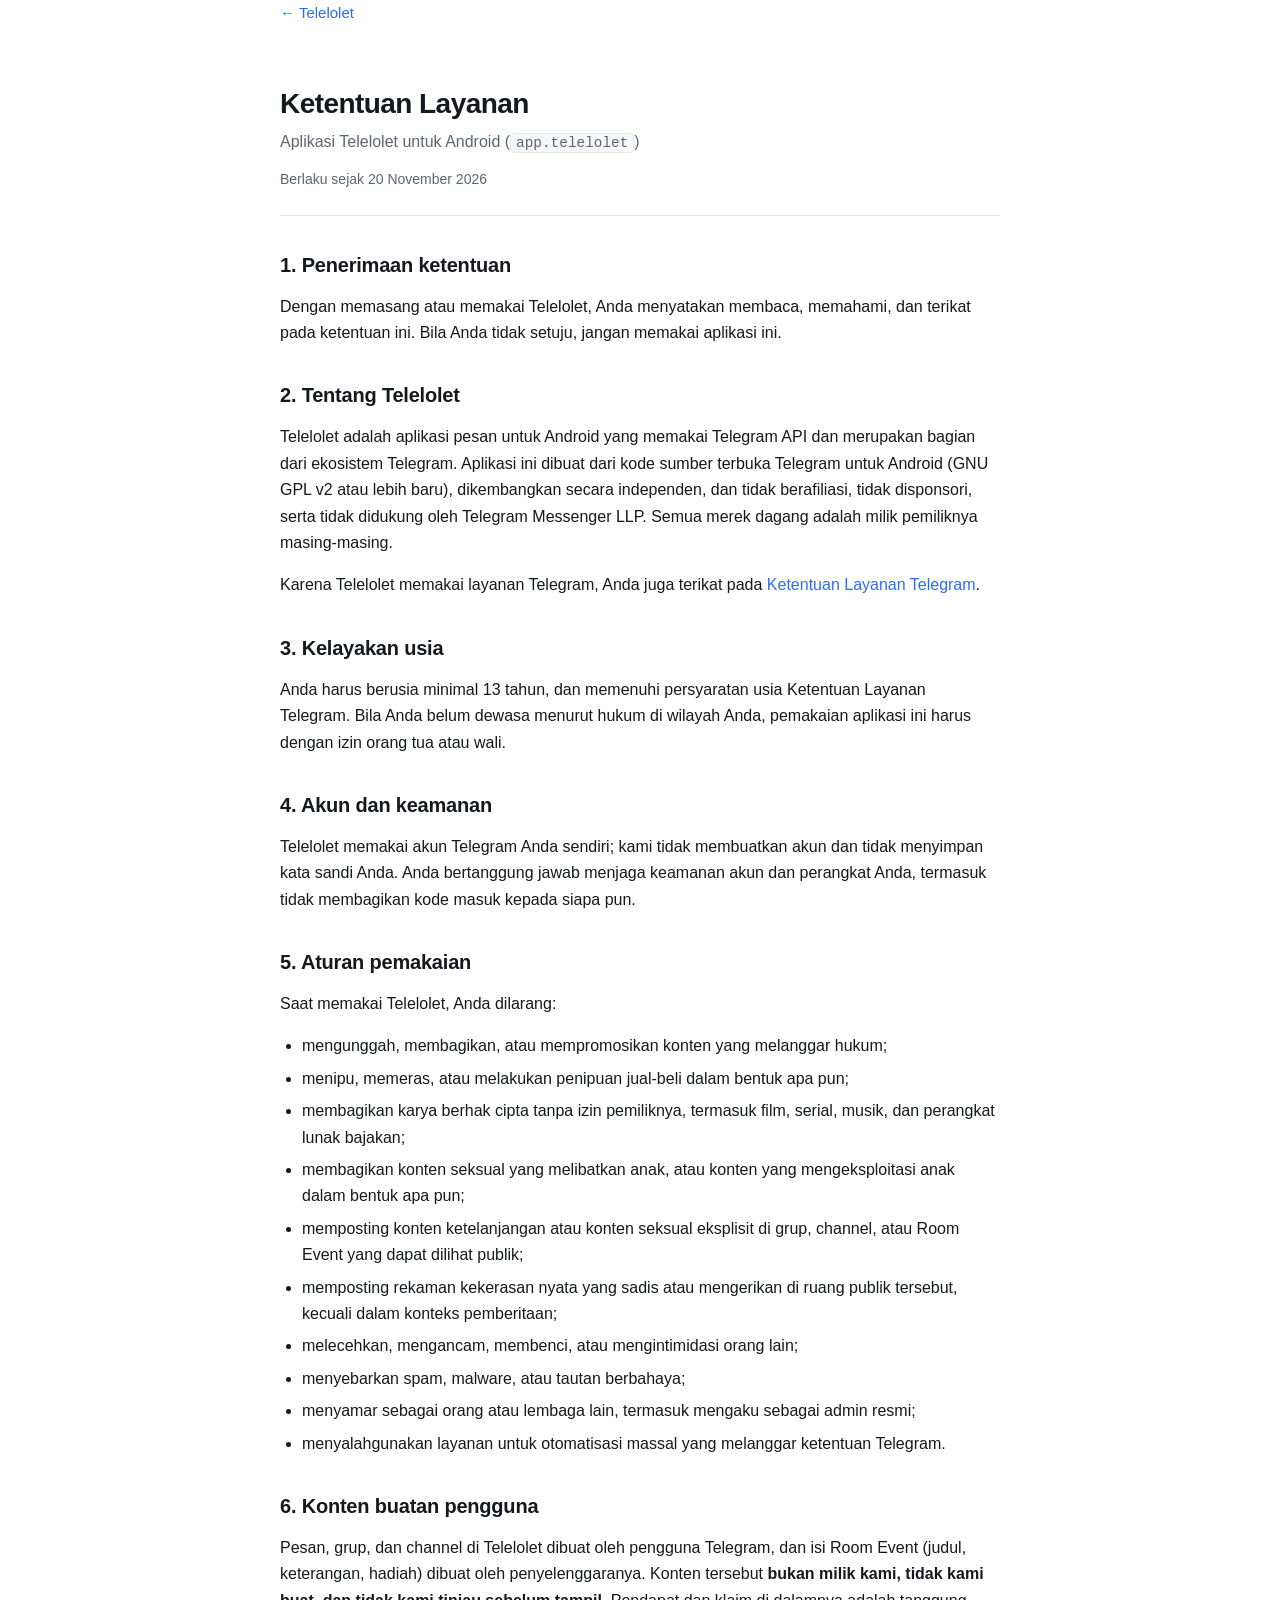
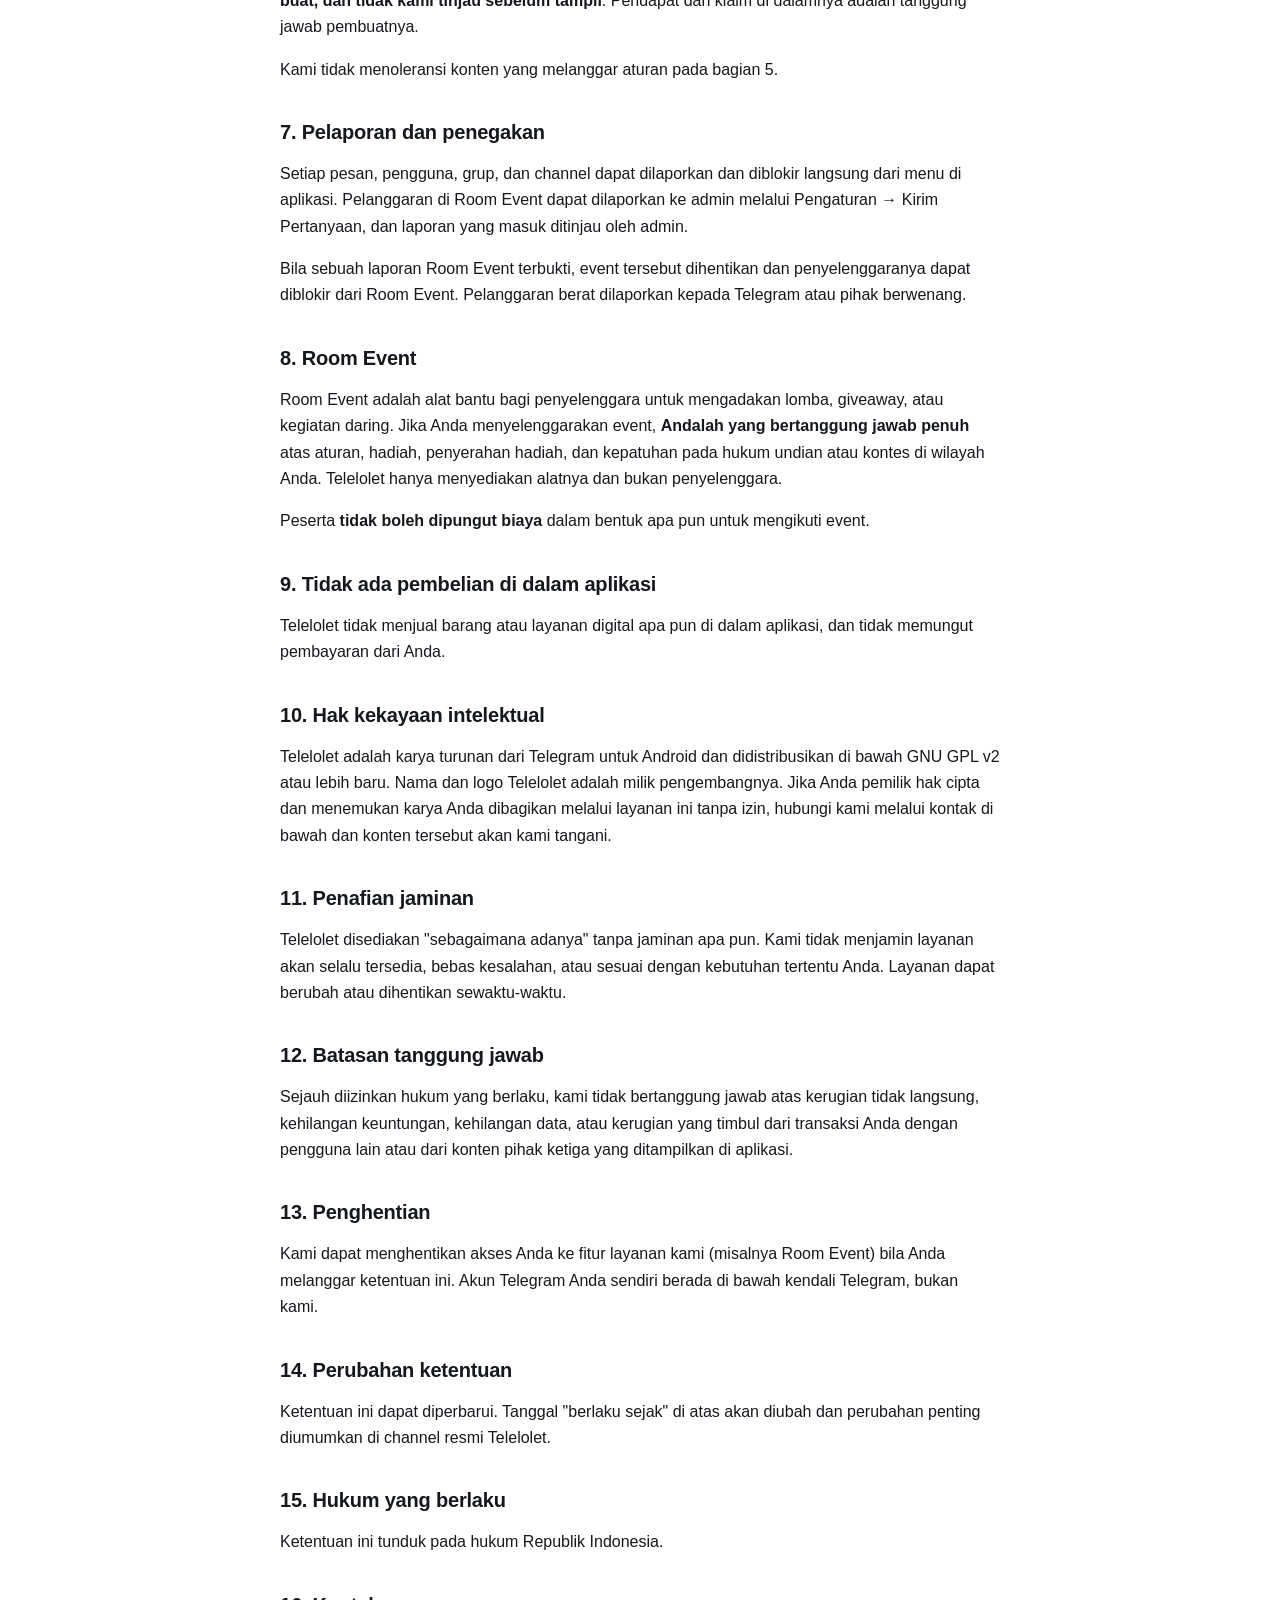
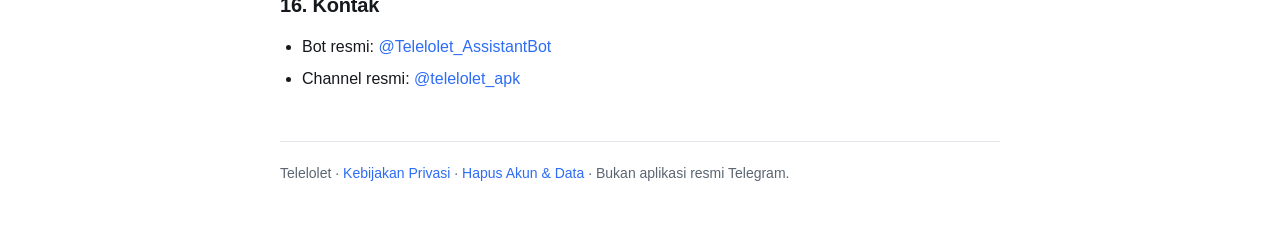
<file: terms.html>
<!doctype html>
<html lang="id">
<head>
<meta charset="utf-8">
<meta name="viewport" content="width=device-width, initial-scale=1">
<title>Ketentuan Layanan — Telelolet</title>
<meta name="description" content="Ketentuan Layanan aplikasi Telelolet untuk Android.">
<link rel="stylesheet" href="style.css">
</head>
<body>
<div class="wrap">

<a class="back" href="./">← Telelolet</a>

<header>
  <h1>Ketentuan Layanan</h1>
  <p class="lede">Aplikasi Telelolet untuk Android (<code>app.telelolet</code>)</p>
  <p class="updated">Berlaku sejak 20 November 2026</p>
</header>

<h2>1. Penerimaan ketentuan</h2>
<p>Dengan memasang atau memakai Telelolet, Anda menyatakan membaca, memahami, dan
terikat pada ketentuan ini. Bila Anda tidak setuju, jangan memakai aplikasi ini.</p>

<h2>2. Tentang Telelolet</h2>
<p>Telelolet adalah aplikasi pesan untuk Android yang memakai Telegram API dan
merupakan bagian dari ekosistem Telegram. Aplikasi ini dibuat dari kode sumber terbuka
Telegram untuk Android (GNU GPL v2 atau lebih baru), dikembangkan secara independen,
dan tidak berafiliasi, tidak disponsori, serta tidak didukung oleh Telegram Messenger
LLP. Semua merek dagang adalah milik pemiliknya masing-masing.</p>
<p>Karena Telelolet memakai layanan Telegram, Anda juga terikat pada
<a href="https://telegram.org/tos" rel="noopener">Ketentuan Layanan Telegram</a>.</p>

<h2>3. Kelayakan usia</h2>
<p>Anda harus berusia minimal 13 tahun, dan memenuhi persyaratan usia Ketentuan
Layanan Telegram. Bila Anda belum dewasa menurut hukum di wilayah Anda, pemakaian
aplikasi ini harus dengan izin orang tua atau wali.</p>

<h2>4. Akun dan keamanan</h2>
<p>Telelolet memakai akun Telegram Anda sendiri; kami tidak membuatkan akun dan tidak
menyimpan kata sandi Anda. Anda bertanggung jawab menjaga keamanan akun dan perangkat
Anda, termasuk tidak membagikan kode masuk kepada siapa pun.</p>

<h2>5. Aturan pemakaian</h2>
<p>Saat memakai Telelolet, Anda dilarang:</p>
<ul>
  <li>mengunggah, membagikan, atau mempromosikan konten yang melanggar hukum;</li>
  <li>menipu, memeras, atau melakukan penipuan jual-beli dalam bentuk apa pun;</li>
  <li>membagikan karya berhak cipta tanpa izin pemiliknya, termasuk film, serial,
      musik, dan perangkat lunak bajakan;</li>
  <li>membagikan konten seksual yang melibatkan anak, atau konten yang mengeksploitasi anak
      dalam bentuk apa pun;</li>
  <li>memposting konten ketelanjangan atau konten seksual eksplisit di grup, channel, atau Room
      Event yang dapat dilihat publik;</li>
  <li>memposting rekaman kekerasan nyata yang sadis atau mengerikan di ruang publik tersebut,
      kecuali dalam konteks pemberitaan;</li>
  <li>melecehkan, mengancam, membenci, atau mengintimidasi orang lain;</li>
  <li>menyebarkan spam, malware, atau tautan berbahaya;</li>
  <li>menyamar sebagai orang atau lembaga lain, termasuk mengaku sebagai admin resmi;</li>
  <li>menyalahgunakan layanan untuk otomatisasi massal yang melanggar ketentuan Telegram.</li>
</ul>

<h2>6. Konten buatan pengguna</h2>
<p>Pesan, grup, dan channel di Telelolet dibuat oleh pengguna Telegram, dan isi Room
Event (judul, keterangan, hadiah) dibuat oleh penyelenggaranya. Konten tersebut
<strong>bukan milik kami, tidak kami buat, dan tidak kami tinjau sebelum tampil</strong>.
Pendapat dan klaim di dalamnya adalah tanggung jawab pembuatnya.</p>
<p>Kami tidak menoleransi konten yang melanggar aturan pada bagian 5.</p>

<h2>7. Pelaporan dan penegakan</h2>
<p>Setiap pesan, pengguna, grup, dan channel dapat dilaporkan dan diblokir langsung
dari menu di aplikasi. Pelanggaran di Room Event dapat dilaporkan ke admin melalui
Pengaturan → Kirim Pertanyaan, dan laporan yang masuk ditinjau oleh admin.</p>
<p>Bila sebuah laporan Room Event terbukti, event tersebut dihentikan dan
penyelenggaranya dapat diblokir dari Room Event. Pelanggaran berat dilaporkan kepada
Telegram atau pihak berwenang.</p>

<h2>8. Room Event</h2>
<p>Room Event adalah alat bantu bagi penyelenggara untuk mengadakan lomba, giveaway,
atau kegiatan daring. Jika Anda menyelenggarakan event, <strong>Andalah yang
bertanggung jawab penuh</strong> atas aturan, hadiah, penyerahan hadiah, dan kepatuhan
pada hukum undian atau kontes di wilayah Anda. Telelolet hanya menyediakan alatnya dan
bukan penyelenggara.</p>
<p>Peserta <strong>tidak boleh dipungut biaya</strong> dalam bentuk apa pun untuk
mengikuti event.</p>

<h2>9. Tidak ada pembelian di dalam aplikasi</h2>
<p>Telelolet tidak menjual barang atau layanan digital apa pun di dalam aplikasi, dan
tidak memungut pembayaran dari Anda.</p>

<h2>10. Hak kekayaan intelektual</h2>
<p>Telelolet adalah karya turunan dari Telegram untuk Android dan didistribusikan di
bawah GNU GPL v2 atau lebih baru. Nama dan logo Telelolet adalah milik pengembangnya.
Jika Anda pemilik hak cipta dan menemukan karya Anda dibagikan melalui layanan ini
tanpa izin, hubungi kami melalui kontak di bawah dan konten tersebut akan kami tangani.</p>

<h2>11. Penafian jaminan</h2>
<p>Telelolet disediakan "sebagaimana adanya" tanpa jaminan apa pun. Kami tidak
menjamin layanan akan selalu tersedia, bebas kesalahan, atau sesuai dengan kebutuhan
tertentu Anda. Layanan dapat berubah atau dihentikan sewaktu-waktu.</p>

<h2>12. Batasan tanggung jawab</h2>
<p>Sejauh diizinkan hukum yang berlaku, kami tidak bertanggung jawab atas kerugian
tidak langsung, kehilangan keuntungan, kehilangan data, atau kerugian yang timbul dari
transaksi Anda dengan pengguna lain atau dari konten pihak ketiga yang ditampilkan di
aplikasi.</p>

<h2>13. Penghentian</h2>
<p>Kami dapat menghentikan akses Anda ke fitur layanan kami (misalnya Room Event)
bila Anda melanggar ketentuan ini. Akun Telegram Anda sendiri berada di bawah
kendali Telegram, bukan kami.</p>

<h2>14. Perubahan ketentuan</h2>
<p>Ketentuan ini dapat diperbarui. Tanggal "berlaku sejak" di atas akan diubah dan
perubahan penting diumumkan di channel resmi Telelolet.</p>

<h2>15. Hukum yang berlaku</h2>
<p>Ketentuan ini tunduk pada hukum Republik Indonesia.</p>

<h2>16. Kontak</h2>
<ul>
  <li>Bot resmi: <a href="https://t.me/Telelolet_AssistantBot" rel="noopener">@Telelolet_AssistantBot</a></li>
  <li>Channel resmi: <a href="https://t.me/telelolet_apk" rel="noopener">@telelolet_apk</a></li>
</ul>

<footer>
  Telelolet · <a href="privacy.html">Kebijakan Privasi</a> ·
  <a href="hapus-akun.html">Hapus Akun &amp; Data</a> · Bukan aplikasi resmi Telegram.
</footer>

</div>
</body>
</html>
</file>
<file: style.css>
:root {
  --bg: #ffffff;
  --surface: #f6f7f9;
  --text: #15181c;
  --muted: #5b6672;
  --line: #e3e7ec;
  --accent: #2d6cf6;
}
@media (prefers-color-scheme: dark) {
  :root:not([data-theme="light"]) {
    --bg: #0f1419;
    --surface: #171c22;
    --text: #e7ecf2;
    --muted: #9aa7b4;
    --line: #262d36;
    --accent: #5b92ff;
  }
}
:root[data-theme="dark"] {
  --bg: #0f1419;
  --surface: #171c22;
  --text: #e7ecf2;
  --muted: #9aa7b4;
  --line: #262d36;
  --accent: #5b92ff;
}

* { box-sizing: border-box; }

body {
  margin: 0;
  padding: 0 16px 64px;
  background: var(--bg);
  color: var(--text);
  font: 16px/1.65 -apple-system, BlinkMacSystemFont, "Segoe UI", Roboto, Helvetica, Arial, sans-serif;
  -webkit-text-size-adjust: 100%;
}

.wrap { max-width: 720px; margin: 0 auto; }

header {
  padding: 40px 0 24px;
  border-bottom: 1px solid var(--line);
  margin-bottom: 32px;
}

h1 { font-size: 28px; line-height: 1.25; margin: 0 0 8px; letter-spacing: -0.02em; }
h2 { font-size: 20px; line-height: 1.3; margin: 36px 0 12px; letter-spacing: -0.01em; }
h3 { font-size: 16px; margin: 24px 0 8px; }

.lede { color: var(--muted); margin: 0; }
.updated { color: var(--muted); font-size: 14px; margin: 12px 0 0; }

a { color: var(--accent); text-decoration: none; }
a:hover { text-decoration: underline; }

ul, ol { padding-left: 22px; }
li { margin: 6px 0; }

.card {
  background: var(--surface);
  border: 1px solid var(--line);
  border-radius: 14px;
  padding: 18px 20px;
  margin: 20px 0;
}

.card h2, .card h3 { margin-top: 0; }

.nav { display: flex; flex-wrap: wrap; gap: 10px; margin-top: 20px; }
.nav a {
  display: inline-block;
  padding: 11px 18px;
  background: var(--surface);
  border: 1px solid var(--line);
  border-radius: 10px;
  color: var(--text);
  font-weight: 600;
  font-size: 15px;
}
.nav a:hover { border-color: var(--accent); text-decoration: none; }

footer {
  margin-top: 48px;
  padding-top: 20px;
  border-top: 1px solid var(--line);
  color: var(--muted);
  font-size: 14px;
}

code {
  background: var(--surface);
  border: 1px solid var(--line);
  border-radius: 5px;
  padding: 1px 5px;
  font-size: 0.9em;
}

.back { display: inline-block; margin-bottom: 20px; font-size: 15px; }

/* Halaman depan */
.hero { text-align: center; }
.hero .ikon { border-radius: 22px; display: block; margin: 0 auto 16px; }
.unduh {
  display: inline-block;
  margin-top: 20px;
  padding: 14px 26px;
  background: var(--accent);
  color: #fff;
  font-weight: 700;
  font-size: 17px;
  border-radius: 12px;
}
.unduh:hover { text-decoration: none; opacity: .92; }
.sampul { display: block; width: 100%; height: auto; border-radius: 14px; border: 1px solid var(--line); }
.pecah { word-break: break-all; }
</file>
